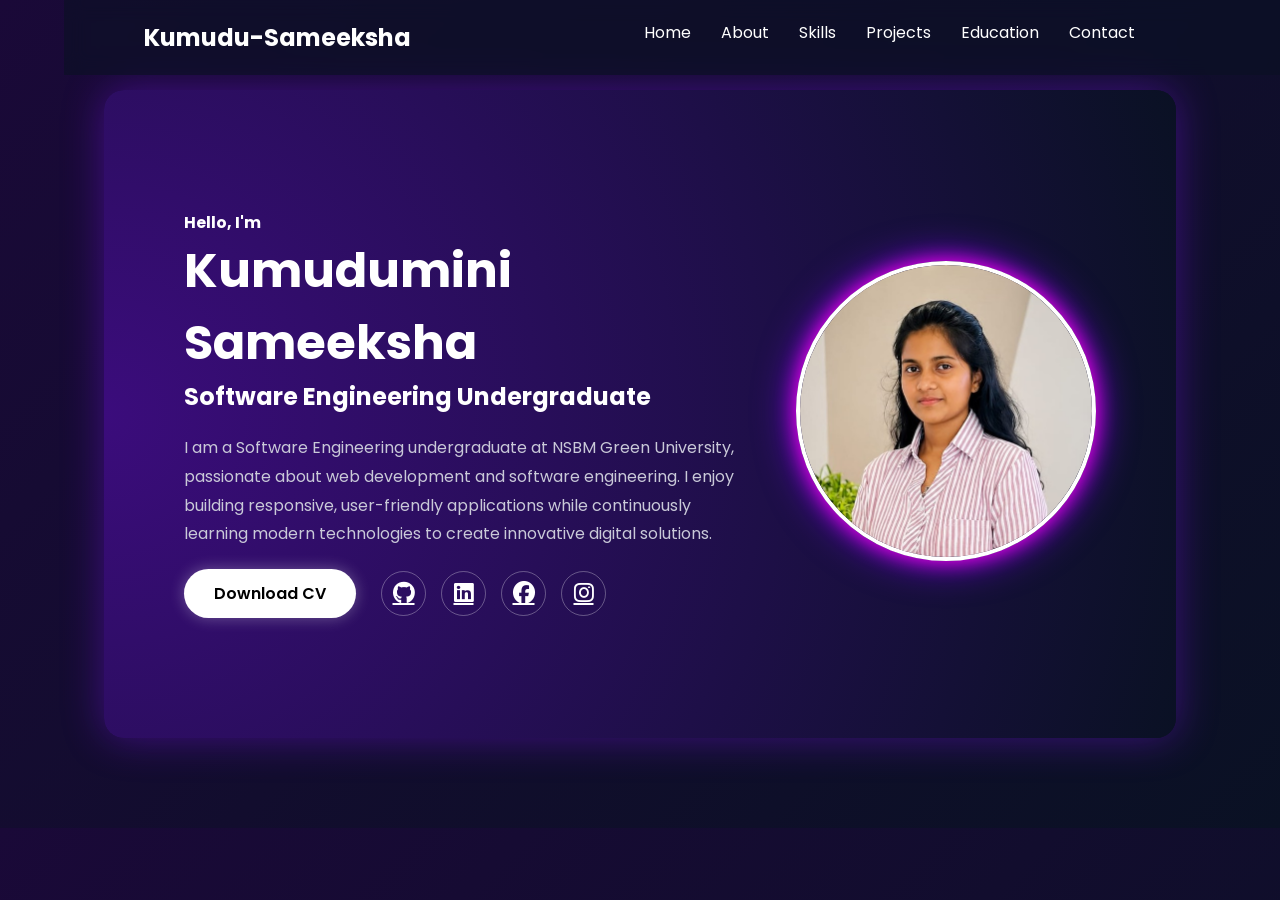
<file: index.html>
<!DOCTYPE html>
<html lang="en">
<head>
  <meta charset="UTF-8" />
  <meta name="viewport" content="width=device-width, initial-scale=1.0" />
  <title>Kumudu-Sameeksha</title>
  <link rel="stylesheet" href="style.css" />
  <script src="script.js" defer></script>
  <!-- Font Awesome for Icons -->
  <link
    rel="stylesheet"
    href="https://cdnjs.cloudflare.com/ajax/libs/font-awesome/6.5.0/css/all.min.css"
  />
</head>
<body>
  <!-- Navigation Bar -->
  <header>
    <nav>
      <div class="logo">Kumudu-Sameeksha</div>
      <ul class="nav-links">
        <li><a href="#" class="active">Home</a></li>
        <li><a href="about.html" class="active">About</a></li>
        <li><a href="skills.html" class="active">Skills</a></li>
        <li><a href="projects.html" class="active">Projects</a></li>
        <li><a href="education.html" class="active">Education</a></li>
        <li><a href="contact.html" class="active">Contact</a></li>
      </ul>
    </nav>
  </header>

  <!-- Hero Section -->
  <section class="hero">

  <div class="hero-content">

    <h4>Hello, I'm</h4>

    <h1>Kumudumini Sameeksha</h1>

    <h2>Software Engineering Undergraduate</h2>

    <p>
      I am a Software Engineering undergraduate at NSBM Green University,
      passionate about web development and software engineering. I enjoy
      building responsive, user-friendly applications while continuously
      learning modern technologies to create innovative digital solutions.
    </p>

    <div class="buttons">

      <a href="KUMUDUMINI SAMEEKSHA CV.pdf" download class="btn">
        Download CV
      </a>

      <div class="social-icons">

        <a href="https://github.com/Kumudu-Sameeksha" target="_blank">
          <i class="fa-brands fa-github"></i>
        </a>

        <a href="https://www.linkedin.com/in/kumudumini-sameeksha-019a54339" target="_blank">
          <i class="fa-brands fa-linkedin"></i>
        </a>

        <a href="https://www.facebook.com/profile.php?id=61574225830162" target="_blank">
          <i class="fa-brands fa-facebook"></i>
        </a>

        <a href="https://www.instagram.com/_samee_322/" target="_blank">
          <i class="fa-brands fa-instagram"></i>
        </a>

      </div>

    </div>

  </div>

  <div class="hero-image">
    <img src="profile.jpeg" alt="Profile Photo">
  </div>

</section>
</body>
</html>
</file>
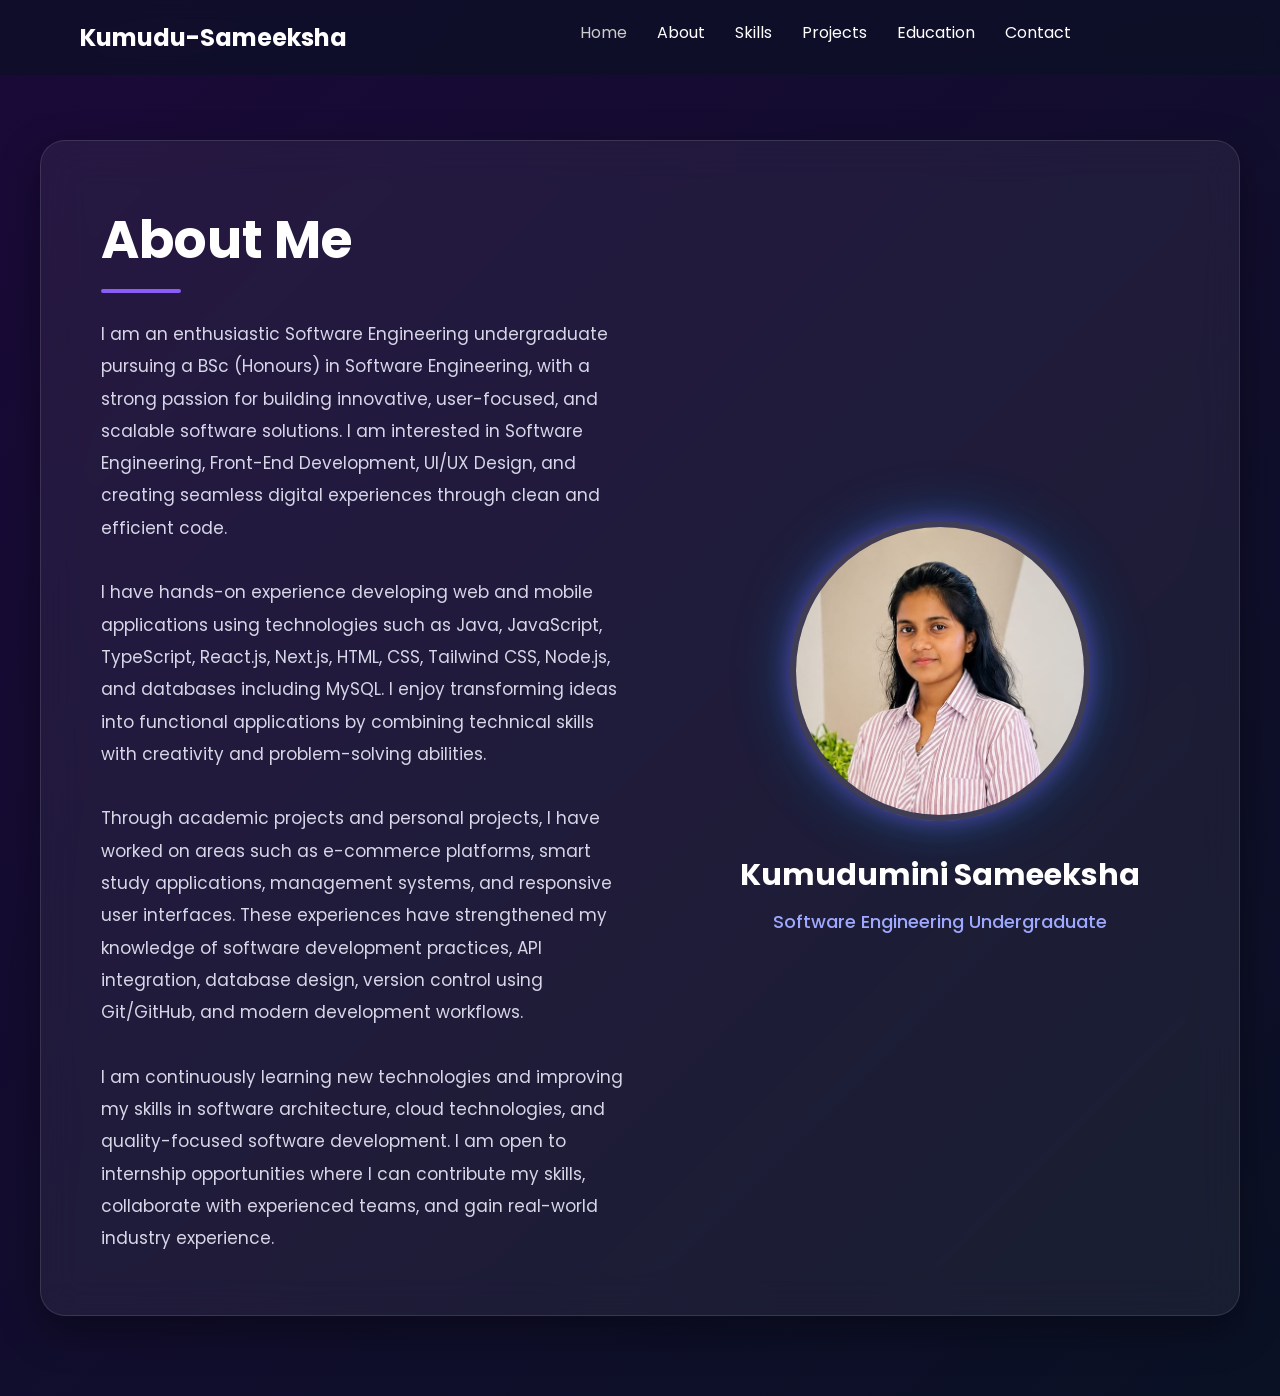
<file: about.html>
<!DOCTYPE html>
<html lang="en">
<head>
  <meta charset="UTF-8" />
  <meta name="viewport" content="width=device-width, initial-scale=1.0" />
  <title>About | Kumudu-Sameeksha</title>
  <link rel="stylesheet" href="about.css" />
  <script src="about.js" defer></script>
  <!-- Font -->
  <link
    href="https://fonts.googleapis.com/css2?family=Poppins:wght@400;600;700&display=swap"
    rel="stylesheet"
  />
</head>
<body>
  <!-- Navigation -->
  <header>
    <nav>
      <div class="logo">Kumudu-Sameeksha</div>
      <ul class="nav-links">
        <li><a href="index.html">Home</a></li>
        <li><a href="about.html" class="active">About</a></li>
        <li><a href="skills.html" class="active">Skills</a></li>
        <li><a href="projects.html" class="active">Projects</a></li>
        <li><a href="education.html" class="active">Education</a></li>
        <li><a href="contact.html" class="active">Contact</a></li>
      </ul>
    </nav>
  </header>

  <!-- About Section -->
  <section class="about">

    <div class="about-content">

        <h1>About Me</h1>

        <p>
            I am an enthusiastic Software Engineering undergraduate 
            pursuing a BSc (Honours) in Software Engineering, with a strong passion for building innovative, user-focused, 
            
          and scalable software solutions. I am interested in Software Engineering, Front-End Development, UI/UX Design, 
          and creating seamless digital experiences through clean and efficient code.


            <br><br>

            I have hands-on experience developing web and mobile applications using technologies 
            such as Java, JavaScript, TypeScript, React.js, Next.js, HTML, CSS, Tailwind CSS, Node.js, and databases 
            
            including MySQL. I enjoy transforming ideas into functional applications by combining technical skills with creativity 
            and problem-solving abilities.


            <br><br>

            Through academic projects and personal projects, I have worked on 
            areas such as e-commerce platforms, smart study applications, management systems, 
            and responsive user interfaces. These experiences have strengthened my knowledge of software development 
            practices, API integration, database design, version control using Git/GitHub, and modern development workflows.

            <br><br>
            I am continuously learning new technologies and improving my skills in software architecture, 
            cloud technologies, and quality-focused software development. I am open to internship opportunities 
            where I can contribute my skills, collaborate with experienced teams, and gain real-world industry experience.


        </p>

    </div>

    <div class="about-profile">

        <img src="profile.jpeg" alt="Profile">

        <h2>Kumudumini Sameeksha</h2>

        <h4>Software Engineering Undergraduate</h4>

    </div>

</section>
</body>
</html>
</file>
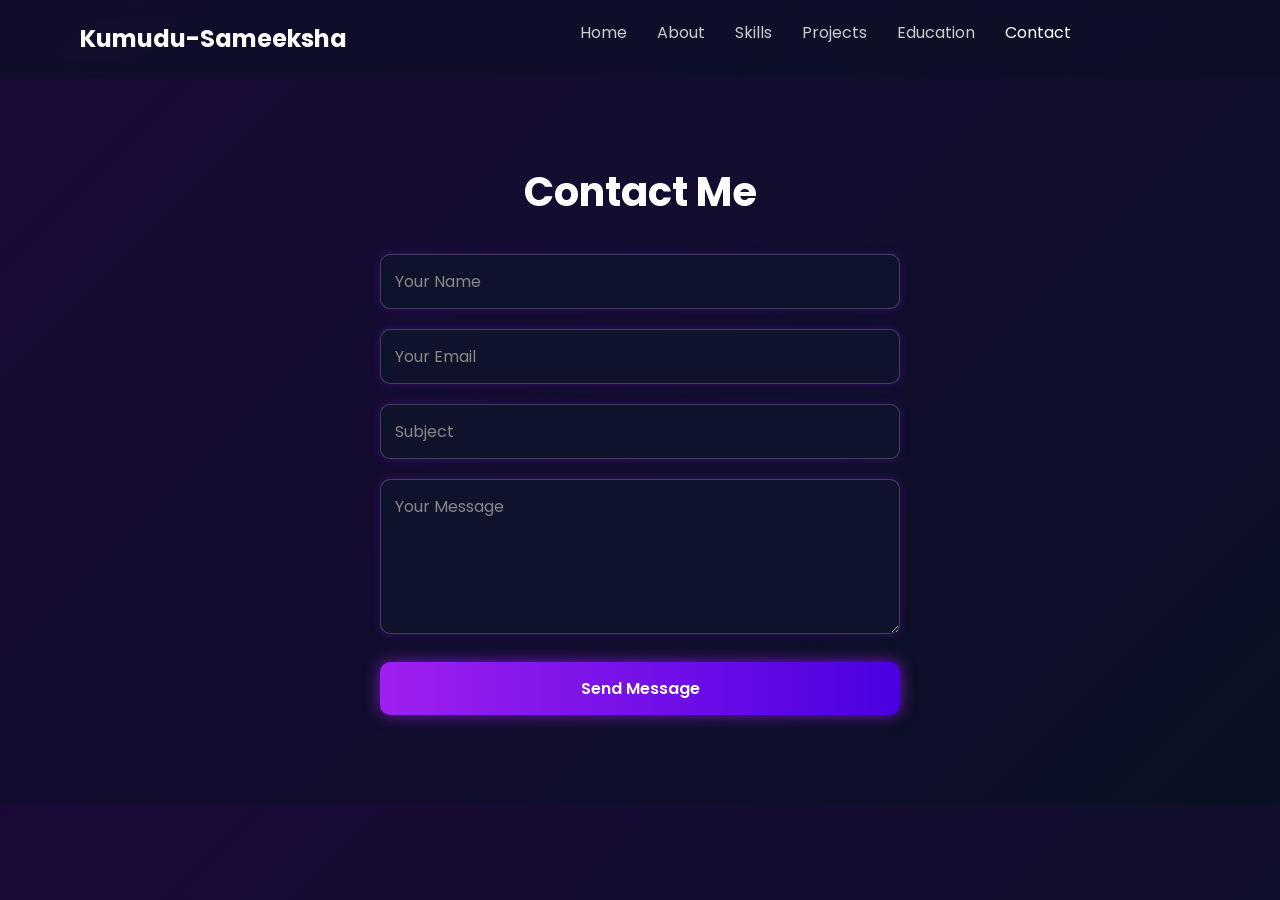
<file: contact.html>
<!DOCTYPE html>
<html lang="en">
<head>
  <meta charset="UTF-8" />
  <meta name="viewport" content="width=device-width, initial-scale=1.0" />
  <title>Contact | Kumudu-Sameeksha</title>
  <link rel="stylesheet" href="contact.css" />
  <script src="contact.js" defer></script>
  <link href="https://fonts.googleapis.com/css2?family=Poppins:wght@400;600;700&display=swap" rel="stylesheet" />
</head>
<body>
  <!-- Navbar -->
  <header>
    <nav>
      <div class="logo">Kumudu-Sameeksha</div>
      <ul class="nav-links">
        <li><a href="index.html">Home</a></li>
        <li><a href="about.html">About</a></li>
        <li><a href="skills.html">Skills</a></li>
        <li><a href="projects.html">Projects</a></li>
        <li><a href="education.html">Education</a></li>
        <li><a href="contact.html" class="active">Contact</a></li>
      </ul>
    </nav>
  </header>

  <!-- Contact Section -->
  <section class="contact">
    <h1>Contact Me</h1>
    <form id="contactForm">
      <div class="input-group">
        <input type="text" placeholder="Your Name" required />
      </div>
      <div class="input-group">
        <input type="email" placeholder="Your Email" required />
      </div>
      <div class="input-group">
        <input type="text" placeholder="Subject" required />
      </div>
      <div class="input-group">
        <textarea placeholder="Your Message" rows="5" required></textarea>
      </div>
      <button type="submit">Send Message</button>
    </form>
  </section>

  <!-- Success Popup -->
  <div class="popup" id="popup">
    <div class="popup-content">
      <span class="close">&times;</span>
      <h2>Message Sent Successfully!</h2>
      <p>Thank you for reaching out. I will get back to you soon!</p>
    </div>
  </div>
</body>
</html>
</file>
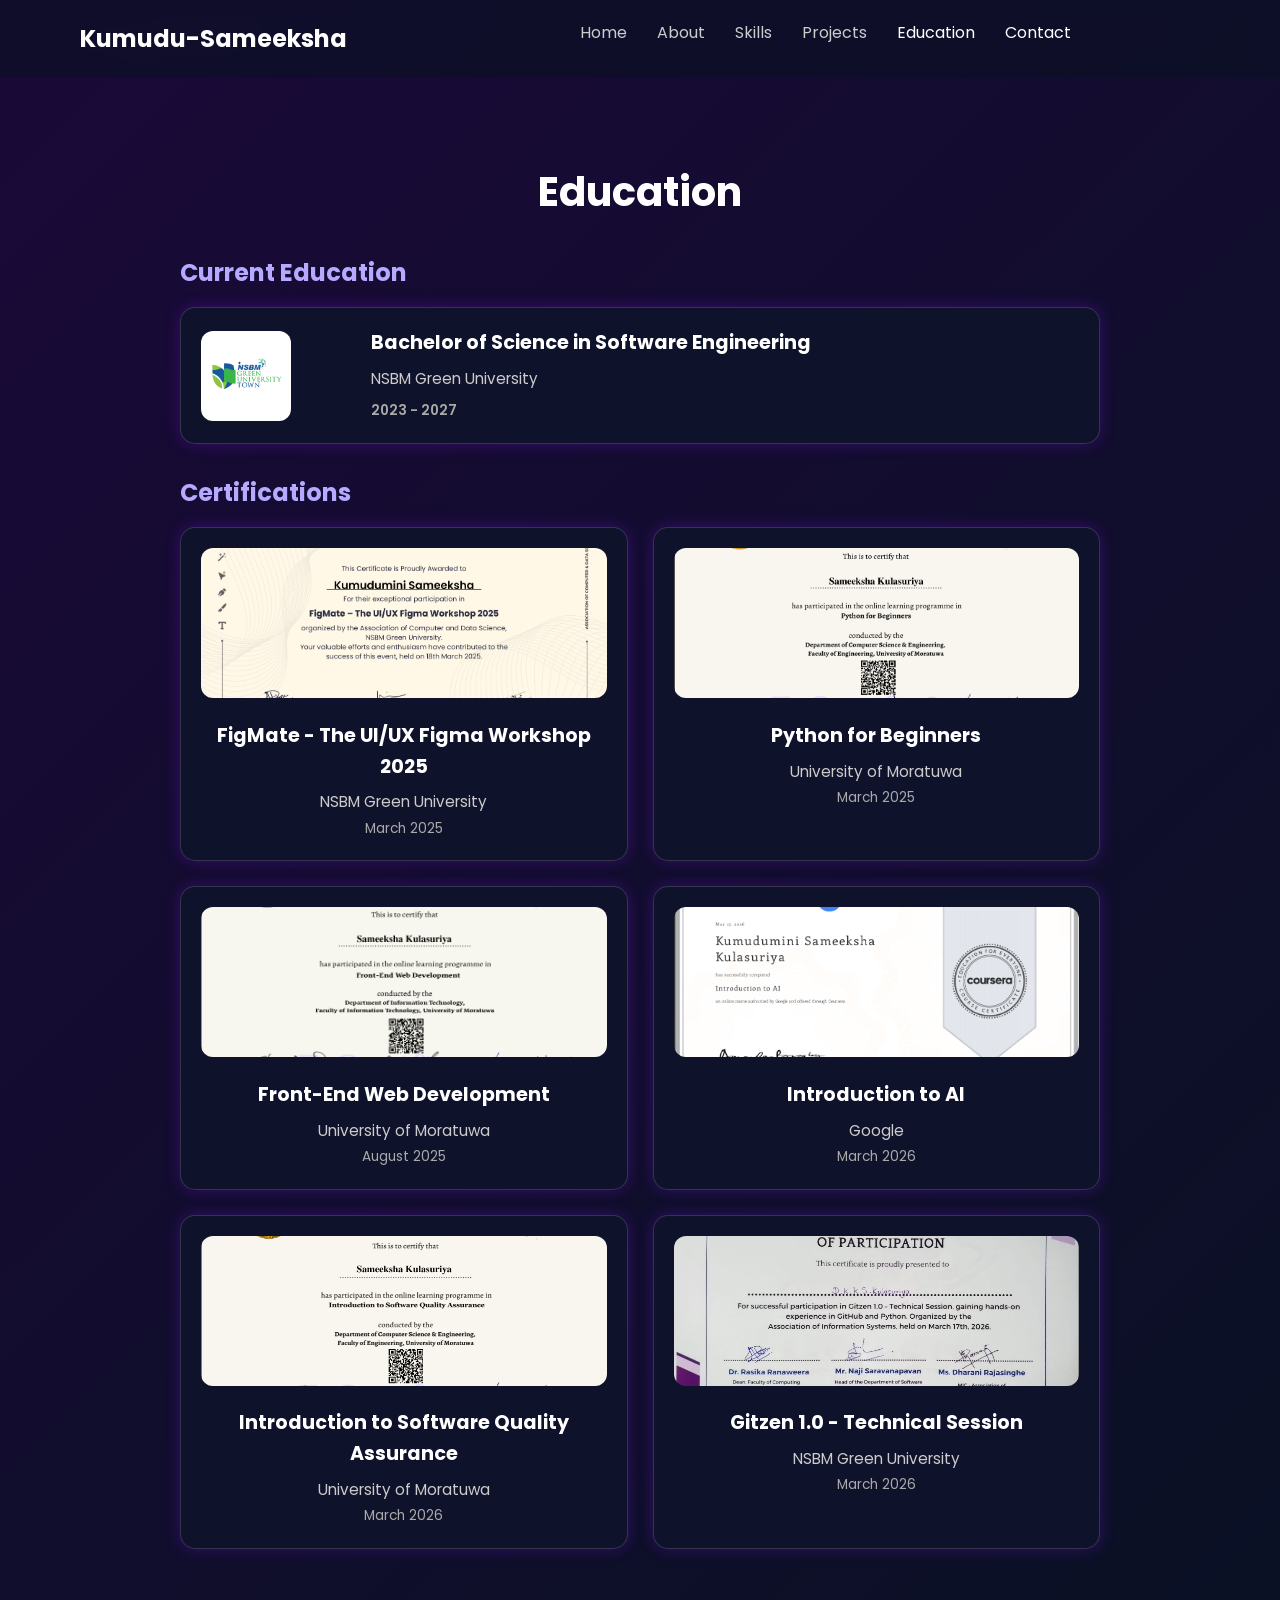
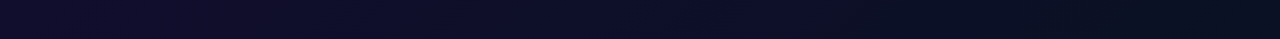
<file: education.html>
<!DOCTYPE html>
<html lang="en">
<head>
  <meta charset="UTF-8" />
  <meta name="viewport" content="width=device-width, initial-scale=1.0" />
  <title>Education | Kumudu-Sameeksha</title>
  <link rel="stylesheet" href="education.css" />
  <script src="education.js" defer></script>
  <link
    href="https://fonts.googleapis.com/css2?family=Poppins:wght@400;600;700&display=swap"
    rel="stylesheet"
  />
</head>
<body>
  <!-- Navbar -->
  <header>
    <nav>
      <div class="logo">Kumudu-Sameeksha</div>
      <ul class="nav-links">
        <li><a href="index.html">Home</a></li>
        <li><a href="about.html">About</a></li>
        <li><a href="skills.html">Skills</a></li>
        <li><a href="projects.html">Projects</a></li>
        <li><a href="education.html" class="active">Education</a></li>
        <li><a href="contact.html" class="active">Contact</a></li>
      </ul>
    </nav>
  </header>
  

  <!-- Education Section -->
  <section class="education">
    <h1>Education</h1>

    <h2>Current Education</h2>
    <div class="edu-card" data-modal="modal1">

    <div class="edu-info">

        <img src="NSBM.jpg" class="edu-logo" alt="NSBM Logo">

        <div class="edu-text">
            <h3>Bachelor of Science in Software Engineering</h3>
            <p>NSBM Green University</p>
            <span>2023 - 2027</span>
        </div>

    </div>

</div>
    

    <h2>Certifications</h2>
    <div class="edu-grid">
      <div class="edu-card" data-modal="modal2">
        <img src="FigMate Certificate of Participation.png" alt="FigMate - Certificate of Participation" />
        <h3>FigMate - The UI/UX Figma Workshop 2025</h3>
        <p>NSBM Green University</p>
        <span>March 2025</span>
      </div>

      <div class="edu-card" data-modal="modal3">
        <img src="python.png" alt="Python Certificate" />
        <h3>Python for Beginners</h3>
        <p>University of Moratuwa</p>
        <span>March 2025</span>
      </div>

      <div class="edu-card" data-modal="modal4">
        <img src="frontend.png" alt="Front-End Web Development Certificate" />
        <h3>Front-End Web Development</h3>
        <p>University of Moratuwa</p>
        <span>August 2025</span>
      </div>
    


  <div class="edu-card" data-modal="modal5">
        <img src="ai.png" alt="Introduction to AI Certificate" />
        <h3>Introduction to AI</h3>
        <p>Google</p>
        <span>March 2026</span>
      </div>
    
  

  <div class="edu-card" data-modal="modal6">
        <img src="sqa.png" alt="Software Quality Assurance Certificate" />
        <h3>Introduction to Software Quality Assurance</h3>
        <p>University of Moratuwa</p>
        <span>March 2026</span>
      </div>

      <div class="edu-card" data-modal="modal7">
        <img src="python p.jpeg" alt="Gitzen 1.0 - Certificate of Participation" />
        <h3>Gitzen 1.0 - Technical Session</h3>
        <p>NSBM Green University</p>
        <span>March 2026</span>
      </div>
    </div>
    </div>
  </section>

  

  <!-- Modals -->
  <div class="modal" id="modal1">
    <div class="modal-content">
      <span class="close">&times;</span>
      <h2>Bachelor of Science in Software Engineering</h2>
      <p>
        I am Currently Pursuing a degree in Bachelor of Science in Software Engineering at NSBM Green University. 
        I have gained a solid foundation in programming, algorithms and web development.
      </p>
    </div>
  </div>

  <div class="modal" id="modal2">
    <div class="modal-content">
      <span class="close">&times;</span>
      <h2>UI/UX</h2>
      <img src="FigMate Certificate of Participation.png" alt="Frontend Certificate" />
      <p>
        Organized by the Association of Computer and Data Science at NSBM Green University, this workshop was an enriching experience that fueled my passion for UI/UX design.<p></p>

I’m incredibly grateful for the opportunity to be a part of such a well-organized event. My enthusiasm and dedication contributed to the success of this amazing initiative, and I look forward to leveraging these skills in my future projects!
      </p>
    </div>
  </div>

  <div class="modal" id="modal3">
    <div class="modal-content">
      <span class="close">&times;</span>
      <h2>Python for Beginners</h2>
      <img src="python.png" alt="Python Certificate" />
      <p>
        🎉 Excited to share that I have successfully completed the Python for Beginners certification offered by 
        the University of Moratuwa.<br></br></p>

This course provided me with a strong foundation in Python programming, 
including key concepts such as variables, data types, control structures, functions, and problem-solving techniques.<br></br></p>

I am grateful for this learning opportunity and look forward to applying these 
skills in future projects while continuing to expand my knowledge in software development.<br></br></p>

#Python #Programming #UniversityOfMoratuwa #ContinuousLearning #CareerDevelopment #SoftwareDevelopment

      </p>
    </div>
  </div>

  <div class="modal" id="modal4">
    <div class="modal-content">
      <span class="close">&times;</span>
      <h2>Front-End Web Development</h2>
      <img src="frontend.png" alt="Front-End Web Development Certificate" />
      <p>
        💻🎓 Thrilled to share that I have successfully completed the Front-End Development program 
        offered by the University of Moratuwa!<br></br></p>

This journey strengthened my skills in HTML, CSS, JavaScript, jQuery, AJAX, Angular, 
and responsive UI design — equipping me to build modern, interactive, and user-friendly web applications.<br></br></p>

Excited to apply these skills to real-world projects and continue growing as a front-end developer! 🚀<br></br></p>

hashtag#FrontEndDevelopment hashtag#UniversityOfMoratuwa hashtag#WebDevelopment 
hashtag#Angular hashtag#HTML hashtag#CSS hashtag#JavaScript hashtag#jQuery hashtag#AJAX hashtag#LearningJourney

      </p>
    </div>
  </div>

  <div class="modal" id="modal5">
    <div class="modal-content">
      <span class="close">&times;</span>
      <h2>Introduction to AI</h2>
      <img src="ai.png" alt="Introduction to AI Certificate" />
      <p>
        🎉 Excited to share that I have successfully completed the Introduction to AI 
        certification offered by Google.<br></br></p>

This course provided me with a solid understanding of Artificial Intelligence, including its 
core concepts, real-world applications, and the impact of AI across various industries. It also 
enhanced my awareness of how AI technologies can be used to solve problems, improve efficiency, and drive innovation.<br></br></p>

I am grateful for this learning opportunity and look forward to exploring more advanced topics 
in AI while continuing to develop my technical skills.<br></br></p>

#ArtificialIntelligence #AI #Google #MachineLearning #Technology #ContinuousLearning #ProfessionalDevelopment #CareerGrowth

      </p>
    </div>
  </div>

  <div class="modal" id="modal6">
    <div class="modal-content">
      <span class="close">&times;</span>
      <h2>Software Quality Assurance</h2>
      <img src="sqa.png" alt="Software Quality Assurance Certificate" />
      <p>
        🎉 Excited to share that I have successfully completed the Software Quality Assurance 
        certification offered by the University of Moratuwa.<br></br></p>

This course provided me with a strong understanding of software quality assurance principles, 
testing methodologies, quality standards, and the importance of delivering reliable, efficient, 
and high-quality software products. It also enhanced my knowledge of quality assurance processes 
and best practices used throughout the software development lifecycle.<br></br></p>

I am grateful to the University of Moratuwa for this valuable learning opportunity and 
look forward to applying these concepts in future projects while continuing to grow my skills 
in software engineering and quality assurance.<br></br></p>

#SoftwareQualityAssurance #SQA #SoftwareTesting #UniversityOfMoratuwa #ContinuousLearning 
#ProfessionalDevelopment #SoftwareEngineering #CareerGrowth
      </p>
    </div>
  </div>

  <div class="modal" id="modal7">
    <div class="modal-content">
      <span class="close">&times;</span>
      <h2>Gitzen 1.0 - Technical Session</h2>
      <img src="python p.jpeg" alt="Gitzen 1.0 - Certificate of Participation" />
      <p>
        🎉 I'm pleased to share that I successfully participated in the Gitzen 1.0 – Technical Session, 
        organized by the Association of Information Systems (AIS), NSBM Green University, held on March 17, 2026.<br></br></p>

During this session, I gained hands-on experience with:<br></br></p>

💻 Git & GitHub Version Control<p></p>
🐍 Python Programming<p></p>
🤝 Collaborative software development practices<br></br></p>

his experience strengthened my practical skills in modern development tools and enhanced 
my understanding of version control workflows used in real-world software engineering.

Thank you to the organizers and speakers for conducting such an insightful and engaging technical session.<br></br></p>

#GitHub #Python #SoftwareEngineering #VersionControl #NSBM #AIS #Learning #TechSkills #StudentDeveloper #ContinuousLearning
      </p>
    </div>
  </div>

  
</body>
</html>
</file>
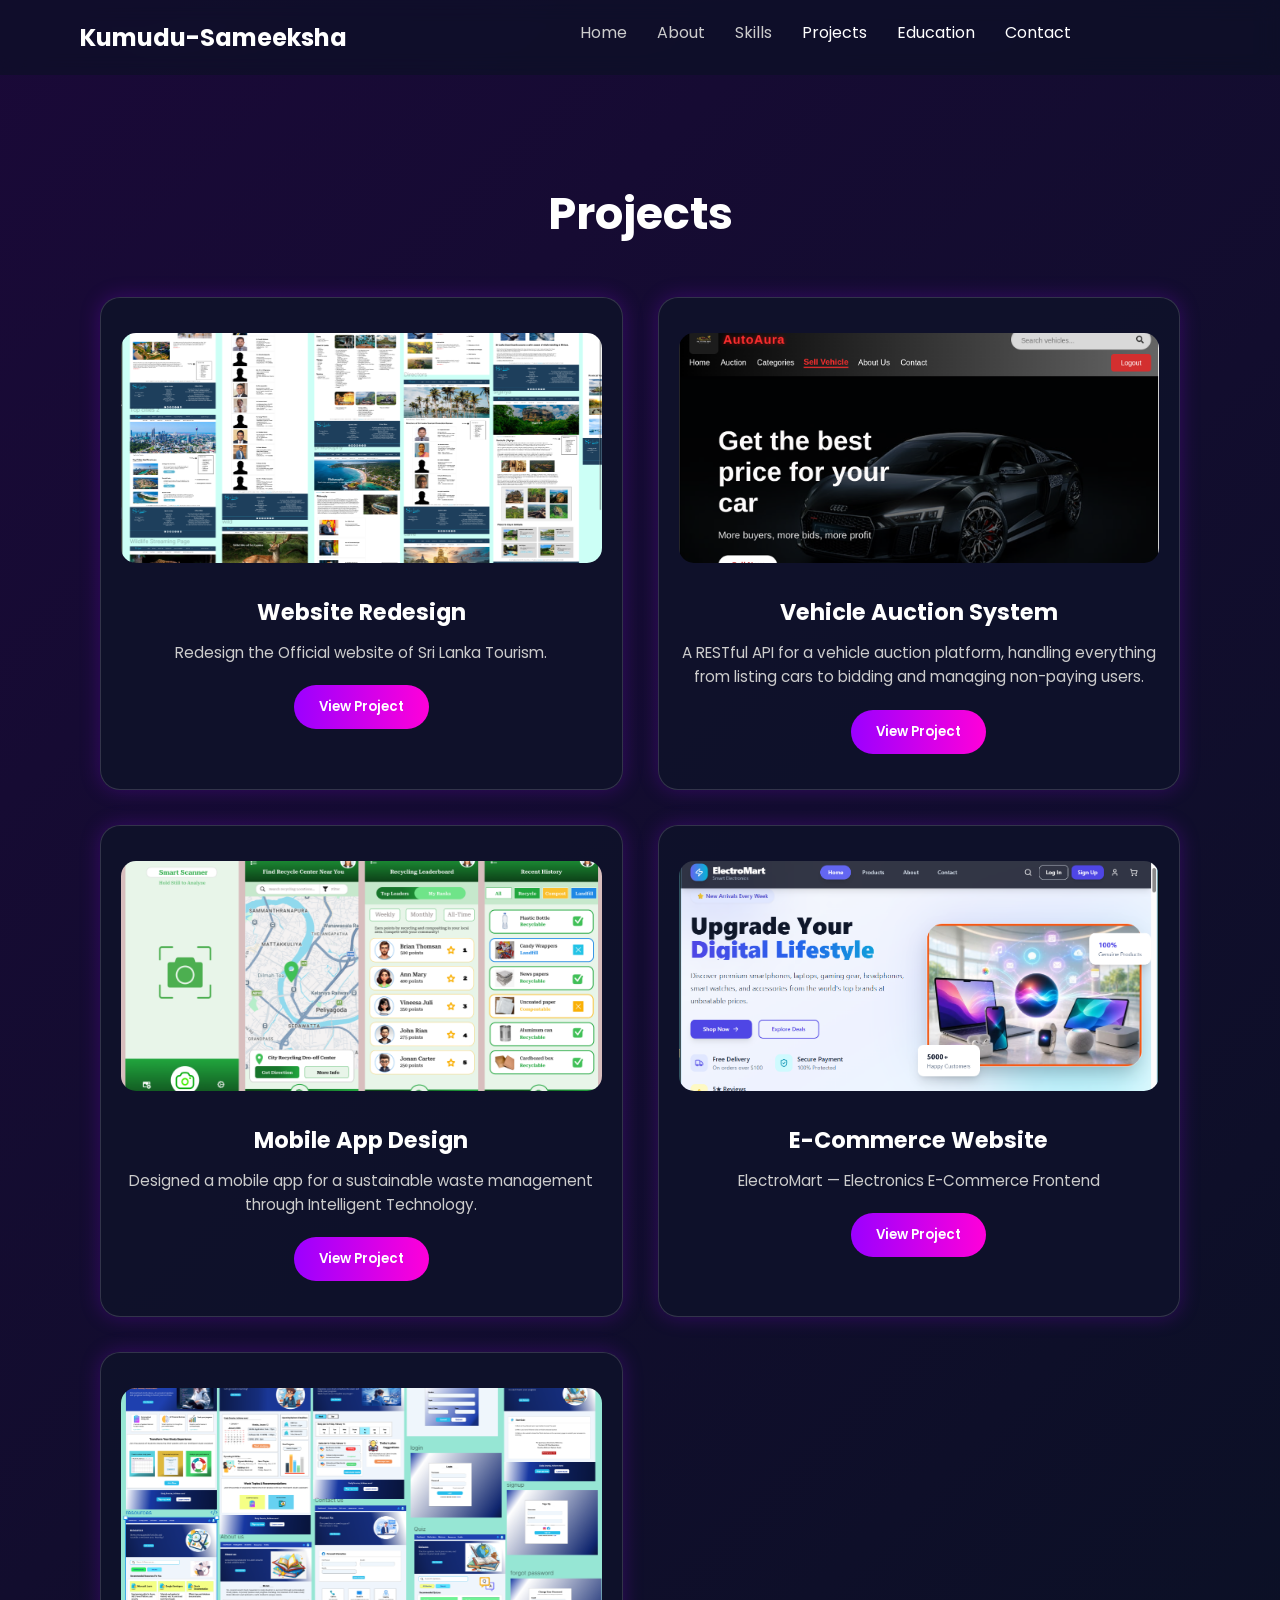
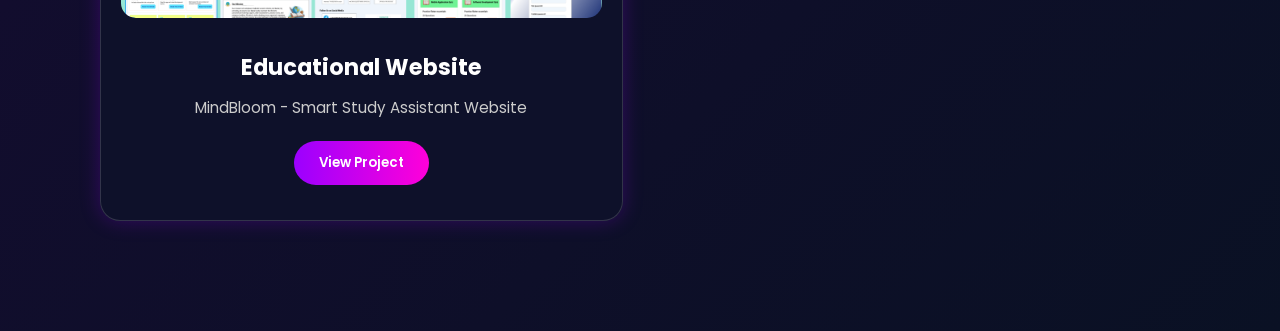
<file: projects.html>
<!DOCTYPE html>
<html lang="en">
<head>
  <meta charset="UTF-8" />
  <meta name="viewport" content="width=device-width, initial-scale=1.0" />
  <title>Projects | Kumudu-Sameeksha</title>
  <link rel="stylesheet" href="projects.css" />
  <script src="projects.js" defer></script>
  <link
    href="https://fonts.googleapis.com/css2?family=Poppins:wght@400;600;700&display=swap"
    rel="stylesheet"
  />
</head>
<body>
  <!-- Navbar -->
  <header>
    <nav>
      <div class="logo">Kumudu-Sameeksha</div>
      <ul class="nav-links">
        <li><a href="index.html">Home</a></li>
        <li><a href="about.html">About</a></li>
        <li><a href="skills.html">Skills</a></li>
        <li><a href="projects.html" class="active">Projects</a></li>
        <li><a href="education.html" class="active">Education</a></li>
        <li><a href="contact.html" class="active">Contact</a></li>
      </ul>
    </nav>
  </header>

  <!-- Projects Section -->
  <section class="projects">
    <h1>Projects</h1>
    <div class="projects-container">
      <div class="project-card" data-modal="modal1">
        <img class="modal-image" src="re.png">
        <h3>Website Redesign</h3>
        <p>Redesign the Official website of Sri Lanka Tourism.</p>
        <button class="btn">View Project</button>
      </div>

      <div class="project-card" data-modal="modal2">
        <img class="modal-image" src="v1.png">
        <h3>Vehicle Auction System</h3>
        <p>A RESTful API for a vehicle auction platform, handling everything from listing cars to bidding and managing non-paying users.</p>
        <button class="btn">View Project</button>
      </div>

      <div class="project-card" data-modal="modal3">
        <img class="modal-image" src="mr1.png">
        <h3>Mobile App Design</h3>
        <p>Designed a mobile app for a sustainable waste management through Intelligent Technology.</p>
        <button class="btn">View Project</button>
      </div>

      <div class="project-card" data-modal="modal4">
        <img class="modal-image" src="e.png">
        <h3>E-Commerce Website</h3>
        <p>ElectroMart — Electronics E-Commerce Frontend</p>
        <button class="btn">View Project</button>
      </div>

      <div class="project-card" data-modal="modal5">
        <img class="modal-image" src="smart.png">
        <h3>Educational Website</h3>
        <p>MindBloom - Smart Study Assistant Website</p>
        <button class="btn">View Project</button>
      </div>
    </div>
  </section>

  <!-- Modals -->
  <div class="modal" id="modal1">
    <div class="modal-content">
      <span class="close">&times;</span>
      <h2>Website Redesign</h2>
      <h3>Role:</h3> UI/UX Designer<br></br><h4>Description:</h4>

<p>The official Sri Lanka Tourism website through a team-based UI/UX redesign using Figma, blending modern<p></p>
<p>design principles with Sri Lanka’s cultural identity. The project involved restructuring information architecture, crafting<p></p>
<p>high-fidelity wireframes and interactive prototypes, and applying responsive design techniques to ensure seamless<p></p>
<p>experiences across devices. Design decisions were driven by usability, accessibility, and performance, resulting in an<p></p>
<p>intuitive, visually engaging platform tailored for a global audience of travelers.<br></br></p>

<h4>Key Contributions & Skills:</h4>
<p>• UI/UX design using Figma<br></p>
<p>• Wireframing, prototyping & design systems<br></p>
<p>• Responsive and mobile-first layouts<br></p>
<p>• Information architecture optimization<br></p>
<p>• Collaborative design workflows and iteration</p>


<div class="project-links">


<a href="https://nsbm365-my.sharepoint.com/:v:/g/personal/dkkskulasuriya_students_nsbm_ac_lk/IQDNgMML1J3iQohWwsS659cDAeUcVHYw9Lu7aVeO1TPjlWc?nav=eyJyZWZlcnJhbEluZm8iOnsicmVmZXJyYWxBcHAiOiJPbmVEcml2ZUZvckJ1c2luZXNzIiwicmVmZXJyYWxBcHBQbGF0Zm9ybSI6IldlYiIsInJlZmVycmFsTW9kZSI6InZpZXciLCJyZWZlcnJhbFZpZXciOiJNeUZpbGVzTGlua0NvcHkifX0&e=5p6CZS"
target="_blank">
Live Demo
</a>
</div>

</div>
  </div>

  <div class="modal" id="modal2">
    <div class="modal-content">
      <span class="close">&times;</span>
      <h2>Vehicle Auction System</h2>
      <h3>Role:</h3> UI/UX Designer/Front-End Developer<br></br>

<h4>Description:</h4>

<p>This RESTful API powers a vehicle auction platform. It allows users to create auctions by listing cars with details like make, model, year, and a minimum price. Buyers can browse and place bids. The system also manages the auction lifecycle, 
including a robust process for handling non-paying bidders with a second-chance offer system and user penalties to ensure fairness.<br></br></p>

<h4>Technologies Used:</h4>
<p>C#, ASP.NET Core 9, PostgreSQL, Redis, React.js, WebSockets, Stripe API (with Escrow), JWT, Docker, AWS (EC2, RDS, ElastiCache)<br></br></p>

<h4>Features:</h4>
1. Auction Creation - <p>Users can list vehicles for auction with a specified brand, model, year, minimum price, and expiration date.<br><br></p>

2. Bidding System - <p>Buyers can place bids on active auctions. The API validates bids to ensure they are higher than the current highest bid and meet the minimum price.<br><br>

3. Non-Payment Handling - <p>A robust system is in place to manage non-paying bidders, including "second-chance" offers to the next highest bidder and a strike system to penalize non-compliant users.<br><br></p>

4. User Authentication - <p>Secure user registration and login are handled to ensure that only authenticated users can perform actions like bidding and listing vehicles.<br></br></p>

5. Real-Time Updates - <p>The system is designed to provide real-time updates on bids and auction status.</p>

<div class="project-links">

<a href="https://github.com/Kumudu-Sameeksha/Vehicle-Auction-System"
target="_blank">
GitHub
</a>
<a href="https://nsbm365-my.sharepoint.com/:v:/g/personal/dkkskulasuriya_students_nsbm_ac_lk/IQBYl6OhKePoQp764qAU1GMuAZ-hySO-n4gjvnJsBc0e0mQ?nav=eyJyZWZlcnJhbEluZm8iOnsicmVmZXJyYWxBcHAiOiJPbmVEcml2ZUZvckJ1c2luZXNzIiwicmVmZXJyYWxBcHBQbGF0Zm9ybSI6IldlYiIsInJlZmVycmFsTW9kZSI6InZpZXciLCJyZWZlcnJhbFZpZXciOiJNeUZpbGVzTGlua0NvcHkifX0&e=kGg8kL"
target="_blank">
Live Demo
</a>
</div>
    </div>
  </div>

  <div class="modal" id="modal3">
    <div class="modal-content">
      <span class="close">&times;</span>
      <h2>Mobile App Design</h2>
      <h3>Role:</h3> UI/UX Designer/Front-End Developer<br></br>

<h4>Description:</h4> <p>Waste management and recycling have become major concerns in modern
society due to the increasing amount of household, commercial, and electronic
waste generated every day.This project introduces BinGo, a mobile application developed to support users
in making better waste diposal decisions through a simple and intelligent digital platform.</p><br></br>

<h4>Features:</h4>
<p>1. Intelligent Scanning - Capture or upload images of waste items for instant AI-based classification.</p>
<p>2. Actionable Guidance - Receive disposal preparation instructions and recycling tips tailored to each item.</p>
<p>3. Center Discovery - Find nearby recycling centers and facilities specialized in different waste types.</p>
<p>4. Gamification - Earn points, badges, and rank on leaderboards to encourage sustainable behavior.</p><br></br>
<h4>Technologies Used:</h4>
<p>Mobile platform - Flutter, Dart</p>
<p>Backend API - Express.js, TypeScript</p>
<p>Database - MongoDB</p>
<p>Artificial Intelligence - Google Gemini AI</p>
<p>Security - JWT Authentication</p>

<div class="project-links">

<a href="https://github.com/Kumudu-Sameeksha/BinGo-Flutter-App"
target="_blank">
GitHub
</a>
<a href="https://nsbm365-my.sharepoint.com/:v:/g/personal/dkkskulasuriya_students_nsbm_ac_lk/IQBw8N1UxyiERJKYy07M9JZxAV_ZxAfVe_PyIRscSHs9Sss?nav=eyJyZWZlcnJhbEluZm8iOnsicmVmZXJyYWxBcHAiOiJPbmVEcml2ZUZvckJ1c2luZXNzIiwicmVmZXJyYWxBcHBQbGF0Zm9ybSI6IldlYiIsInJlZmVycmFsTW9kZSI6InZpZXciLCJyZWZlcnJhbFZpZXciOiJNeUZpbGVzTGlua0NvcHkifX0&e=h8oxct"
target="_blank">
Live Demo
</a>
</div>
    </div>
    </div>

  <div class="modal" id="modal4">
    <div class="modal-content">
      <span class="close">&times;</span>
      <h2>E-Commerce Website</h2>
      <h3>Role:</h3> UI/UX Designer/Front-End Developer<br></br>

<h4>Description:</h4> <p>A modern, fully responsive electronics e-commerce web application built with React, TypeScript, and Tailwind CSS. 
  Inspired by premium e-commerce experiences like Apple Store and Best Buy.</p><br></br>
<h4>Features:</h4>
<p>1. Shopping Experience -Browse products across 9 categories — Smartphones, Laptops, Headphones, Tablets, Smartwatches, Cameras, Speakers, Gaming Accessories, Monitors </p>
<p>2. Search & Filter - Real-time search by product name, Filter by category, brand, price range, and minimum rating</p>
<p>3. Cart & checkout- Add, remove, and update quantities in cart, Full 3-step checkout flow — Address → Payment → Review</p>
<p>4. user Account - Login & Signup pages with form validation and password strength meter, Profile page with 5 tabs</p>
<p>5. Wishlist - Save products with heart icon from any page</p>
<p>6. Homepage Section - Hero banner with CTA button</p>
<p>7. Responsive Design - Mobile-first design that works on all screen sizes, Hamburger menu with full mobile navigation</p><br></br>
<h4>Technologies Used:</h4>
<p>React - UI component library</p>
<p>TypeScript - Type-safe JavaScript</p>
<p>Tailwind CSS - Utility-first CSS framework</p>
<p>React Router DOM v6 - Client-side routing</p>
<p>Vite - Build tool & dev server</p>
<p>Context API - Global cart & wishlist state</p>
<p>LocalStorage - Cart persistence across sessions</p>
<p>Lucide React - Icon library</p>

<div class="project-links">

<a href="https://github.com/Kumudu-Sameeksha/ElectroMart"
target="_blank">
GitHub
</a>
<a href="https://nsbm365-my.sharepoint.com/:v:/g/personal/dkkskulasuriya_students_nsbm_ac_lk/IQDAZq6iuYcRTp4
rNh3JDOvVAeHx6B1loWqE6QMphXzFe2g?nav=eyJyZWZlcnJhbEluZm8iOnsicmVmZXJyYWxBcHAiOiJPbmVEcml2ZUZvckJ1c2luZXNzIiwicmVmZXJy
YWxBcHBQbGF0Zm9ybSI6IldlYiIsInJlZmVycmF
sTW9kZSI6InZpZXciLCJyZWZlcnJhbFZpZXciOiJNeUZpbGVzTGlua0NvcHkifX0&e=XeaiiC"
target="_blank">
Live Demo
</a>
</div>
    </div>
  </div>

    

    <div class="modal" id="modal5">
    <div class="modal-content">
      <span class="close">&times;</span>
      <h2>Smart Study Assistant</h2>
      <h3>Role:</h3> UI/UX Designer/Front-End Developer<br></br>

<h4>Description:</h4> <p>MindBloom is a modern Smart Study Assistant website designed to help students 
  improve their learning experience through personalized study planning, interactive quizzes, and progress tracking. The frontend provides 
  an intuitive, responsive, and user-friendly interface that enables students to organize their studies, monitor a
  cademic performance, access educational resources, and stay motivated throughout their learning journey.<br></br></p>

The website focuses on creating an engaging learning environment by combining clean UI/UX design with interactive 
dashboards, AI-inspired features, and visual analytics. It allows students to efficiently manage their study schedules, 
practice quizzes, read educational articles, and receive personalized recommendations based on their learning progress.</p><br></br>

<h4>Features:</h4>
<p>1. Landing Page</p>
<p>2. Student Dashboard</p>
<p>3. Study Planner</p>
<p>4. Quiz Module</p>
<p>5. Progress Tracking</p>
<p>6. Learning Resources</p>
<p>7. Notification Center</p>
<h4>Technologies Used:</h4>
<p>React.js</p>
<p>JavaScript</p>
<p>React Router DOM</p>
<p>React Icons</p>

<div class="project-links">

<a href="https://github.com/Kumudu-Sameeksha/Smart-Study-Assistant-Website---MindBloom"
target="_blank">
GitHub
</a>
<a href="https://nsbm365-my.sharepoint.com/:v:/g/personal/dkkskulasuriya_students_nsbm_ac_lk/IQCKdBajzBYxTq_aGf0pA1QxAYfuorE
IaqRMVyuVY863Ako?nav=eyJyZWZlcnJhbEluZm8iOnsicmVmZXJyYWxBcHAiOiJPbmVEcml2ZUZvckJ1c2luZXNzIiwicmVmZXJyYWxBcHBQbGF0Zm9ybSI6IldlYiIsInJlZmVycmF
sTW9kZSI6InZpZXciLCJyZWZlcnJhbFZpZXciOiJNeUZpbGVz
TGlua0NvcHkifX0&e=WnG6bU"
target="_blank">
Live Demo
</a>
</div>

    
    </div>
  </div>
</body>
</html>
</file>
<file: style.css>
/* Google Font */
@import url("https://fonts.googleapis.com/css2?family=Poppins:wght@400;600;700&display=swap");

* {
  margin: 0;
  padding: 0;
  box-sizing: border-box;
  font-family: "Poppins", sans-serif;
}

body {
  background: linear-gradient(135deg, #1a0938, #0a1124);
  color: #fff;
  padding: 50px 5%;
}

/* Navbar */
header {
  width: 100%;
  padding: 20px 80px;
  display: flex;
  justify-content: space-between;
  align-items: center;
  position: fixed;
  top: 0;
  z-index: 1000;
  background: rgba(10, 17, 36, 0.6);
  backdrop-filter: blur(10px);
}

.logo {
  font-size: 1.5rem;
  font-weight: 700;
}

.nav-links {
  position: fixed;
  top: 0;
  right: 0;
  width: 100px;
  padding: 20px 700px;
  background: transparent;
  justify-content: space-between;
  align-items: center;
  z-index: 1000;
  display: flex;
  gap: 30px;
  list-style: none;

  
}

.nav-links a {
  text-decoration: none;
  color: #ccc;
  transition: 0.3s;
  
}

.nav-links a:hover,
.nav-links a.active {
  color: #fff;
  
}

/* Hero Section */
/* ================= HERO ================= */

.hero {
  display: flex;
  justify-content: space-between;
  align-items: center;

  padding: 120px 80px;
  min-height: 50vh;

  gap: 50px;

  background: radial-gradient(circle at left, #3b0c7c, #0a1124);

  border-radius: 20px;
  margin: 40px;

  box-shadow: 0 0 40px rgba(130, 20, 250, 0.4);

  overflow: hidden;

  animation: fadeIn 1s ease;
}


/* Hero Content */

.hero-content {

  max-width: 600px;

  animation: slideLeft 1s ease;

}


.hero-content h1 {

  font-size: 3rem;
  font-weight: 700;

  color: #ffffff;

  animation: textGlow 3s infinite alternate;

}


.hero-content h3 {

  font-size: 1.5rem;
  font-weight: 600;

  color: #b5aaff;

  margin: 10px 0;

}


.hero-content p {

  margin: 20px 0;

  line-height: 1.8;

  color: #c9c9d8;

}



/* Buttons Area */

.buttons {

  display: flex;

  align-items: center;

  gap: 25px;

}


/* Download Button */

.btn {

  background: #fff;

  color: #000;

  padding: 12px 30px;

  border-radius: 30px;

  font-weight: 600;

  text-decoration: none;

  transition: .4s;

  box-shadow: 0 0 15px rgba(255,255,255,.3);

}


.btn:hover {

  background: #9b00ff;

  color: #fff;

  transform: translateY(-5px);

  box-shadow:0 0 25px #9b00ff;

}



/* Social Icons */

.social-icons {

  display:flex;

  gap:15px;

}


.social-icons a {

  color:#fff;

  font-size:1.4rem;

  width:45px;

  height:45px;

  display:flex;

  justify-content:center;

  align-items:center;

  border-radius:50%;

  border:1px solid rgba(255,255,255,.3);

  transition:.4s;

}


.social-icons a:hover {

  color:#ff00d9;

  background:rgba(255,255,255,.1);

  transform:translateY(-8px) rotate(360deg);

  box-shadow:0 0 20px #ff00d9;

}



/* ================= PROFILE IMAGE ================= */


.hero-image {

  animation: slideRight 1s ease;

}


.hero-image img {

  width:300px;

  height:300px;

  object-fit:cover;

  border-radius:50%;

  border:4px solid #fff;

  box-shadow: 
    0 0 20px #ff00e5,
    0 0 40px #7f00ff;


  animation: floating 5s ease-in-out infinite;

  transition:.5s;

}



.hero-image img:hover {

  transform:scale(1.08);

  box-shadow:
    0 0 30px #ff00e5,
    0 0 60px #7f00ff;

}



/* ================= ANIMATIONS ================= */


@keyframes floating {

0% {

transform:translateY(0);

}

50% {

transform:translateY(-20px);

}

100% {

transform:translateY(0);

}

}



@keyframes slideLeft {

from {

opacity:0;

transform:translateX(-60px);

}

to {

opacity:1;

transform:translateX(0);

}

}



@keyframes slideRight {

from {

opacity:0;

transform:translateX(60px);

}

to {

opacity:1;

transform:translateX(0);

}

}



@keyframes fadeIn {

from {

opacity:0;

}

to {

opacity:1;

}

}



@keyframes textGlow {

from {

text-shadow:0 0 5px #ffffff;

}

to {

text-shadow:0 0 20px #9b00ff;

}

}



/* ================= RESPONSIVE ================= */


@media(max-width:900px){

.hero{

flex-direction:column-reverse;

padding:80px 30px;

text-align:center;

}


.hero-content h1{

font-size:2.2rem;

}


.buttons{

justify-content:center;

flex-wrap:wrap;

}


.hero-image img{

width:240px;

height:240px;

}

}
</file>
<file: about.css>
/* Google Font */
@import url("https://fonts.googleapis.com/css2?family=Poppins:wght@400;600;700&display=swap");

* {
  margin: 0;
  padding: 0;
  box-sizing: border-box;
  font-family: "Poppins", sans-serif;
}

body {
  background: linear-gradient(135deg, #1a0938, #0a1124);
  color: #fff;
}

/* Navbar */
header {
  position:fixed;
  width: 100%;
  padding: 20px 80px;
  display: flex;
  justify-content: space-between;
  align-items: center;
  position: fixed;
  top: 0;
  left:0;
  z-index: 1000;
  background: rgba(10, 17, 36, 0.6);
  backdrop-filter: blur(10px);
}

.logo {
  font-size: 1.5rem;
  font-weight: 700;
}

.nav-links {
  position: fixed;
  top: 0;
  right: 0;
  width: 100px;
  padding: 20px 700px;
  background: transparent;
  justify-content: space-between;
  align-items: center;
  z-index: 1000;
  display: flex;
  gap: 30px;
  list-style: none;
}

.nav-links a {
  text-decoration: none;
  color: #ccc;
  transition: 0.3s;
}

.nav-links a:hover,
.nav-links a.active {
  color: #fff;
}


/* ===========================
   ABOUT SECTION
=========================== */

.about{
    max-width:1200px;
    margin:140px auto 80px;
    padding:60px;
    display:flex;
    align-items:center;
    justify-content:space-between;
    gap:70px;

    background:rgba(255,255,255,0.06);
    backdrop-filter:blur(20px);

    border:1px solid rgba(255,255,255,0.12);
    border-radius:25px;

    box-shadow:0 15px 40px rgba(0,0,0,.35);

    animation:fadeUp 1s ease;
}

.about-content{
    flex:1;
}

.about-content h1{
    font-size:52px;
    margin-bottom:15px;
    color:#ffffff;
    position:relative;
}

.about-content h1::after{

    content:'';
    width:80px;
    height:4px;
    background:#8b5cf6;
    display:block;
    margin-top:10px;
    border-radius:20px;

}

.about-content p{

    margin-top:25px;
    font-size:17px;
    color:#d6d6e7;
    line-height:1.9;

}

/* Profile */

.about-profile{

    flex:0.9;
    text-align:center;

}

.about-profile img{

    width:300px;
    height:300px;
    object-fit:cover;

    border-radius:50%;
    border:6px solid rgba(255,255,255,.15);

    box-shadow:
        0 0 25px rgba(140,82,255,.5),
        0 0 60px rgba(0,191,255,.3);

    transition:.5s;
    animation:float 5s ease-in-out infinite;

}

.about-profile img:hover{

    transform:scale(1.06);
    box-shadow:
        0 0 35px #8b5cf6,
        0 0 70px #00c6ff;

}

.about-profile h2{

    margin-top:25px;
    font-size:30px;
    color:white;

}

.about-profile h4{

    margin-top:10px;
    color:#9ea8ff;
    font-size:18px;
    font-weight:500;

}

/* Fade Animation */

@keyframes fadeUp{

from{

opacity:0;
transform:translateY(50px);

}

to{

opacity:1;
transform:translateY(0);

}

}

/* Floating Image */

@keyframes float{

0%{

transform:translateY(0);

}

50%{

transform:translateY(-15px);

}

100%{

transform:translateY(0);

}

}

/* Responsive */

@media(max-width:900px){

.about{

flex-direction:column-reverse;
text-align:center;
padding:40px 30px;

}

.about-content h1{

font-size:40px;

}

.about-profile img{

width:240px;
height:240px;

}

}
</file>
<file: contact.css>
@import url("https://fonts.googleapis.com/css2?family=Poppins:wght@400;600;700&display=swap");

* {
  margin: 0;
  padding: 0;
  box-sizing: border-box;
  font-family: "Poppins", sans-serif;
}

body {
  background: linear-gradient(135deg, #1a0938, #0a1124);
  color: #fff;
  line-height: 1.6;
}

/* Navbar */
header {
  width: 100%;
  padding: 20px 80px;
  display: flex;
  justify-content: space-between;
  align-items: center;
  position: fixed;
  top: 0;
  z-index: 1000;
  background: rgba(10, 17, 36, 0.6);
  backdrop-filter: blur(10px);
}

.logo {
  font-size: 1.5rem;
  font-weight: 700;
}

.nav-links {
  position: fixed;
  top: 0;
  right: 0;
  width: 100px;
  padding: 20px 700px;
  background: transparent;
  justify-content: space-between;
  align-items: center;
  z-index: 1000;
  display: flex;
  gap: 30px;
  list-style: none;
}

.nav-links a {
  text-decoration: none;
  color: #ccc;
  transition: 0.3s;
}

.nav-links a:hover,
.nav-links a.active {
  color: #fff;
}

/* Contact Section */
.contact {
  margin: 120px auto 50px;
  padding: 40px;
  max-width: 600px;
  text-align: center;
}

.contact h1 {
  font-size: 2.5rem;
  margin-bottom: 30px;
  font-weight: 700;
}

/* Form */
form .input-group {
  margin-bottom: 20px;
}

form input,
form textarea {
  width: 100%;
  padding: 14px;
  border-radius: 10px;
  border: none;
  outline: none;
  font-size: 1rem;
  background: #0f122b;
  color: #fff;
  border: 1px solid rgba(255, 255, 255, 0.2);
  box-shadow: 0 0 8px rgba(130, 20, 250, 0.3);
}

form input::placeholder,
form textarea::placeholder {
  color: #888;
}

form button {
  width: 100%;
  padding: 14px;
  border-radius: 10px;
  border: none;
  font-size: 1rem;
  font-weight: 600;
  cursor: pointer;
  color: #fff;
  background: linear-gradient(90deg, #a020f0, #4a00e0);
  box-shadow: 0 0 15px rgba(160, 32, 240, 0.7);
  transition: transform 0.3s;
}

form button:hover {
  transform: translateY(-3px);
  box-shadow: 0 0 25px rgba(160, 32, 240, 0.9);
}

/* Popup */
.popup {
  display: none;
  position: fixed;
  z-index: 2000;
  top: 0;
  left: 0;
  height: 100%;
  width: 100%;
  background: rgba(10, 17, 36, 0.9);
  backdrop-filter: blur(8px);
  justify-content: center;
  align-items: center;
}

.popup-content {
  background: #0f122b;
  padding: 30px;
  border-radius: 15px;
  max-width: 500px;
  width: 90%;
  box-shadow: 0 0 25px rgba(155, 0, 255, 0.6);
  position: relative;
  text-align: center;
}

.popup-content h2 {
  margin-bottom: 10px;
}

.popup-content p {
  color: #ccc;
}

.close {
  position: absolute;
  top: 12px;
  right: 20px;
  font-size: 1.8rem;
  cursor: pointer;
  color: #fff;
  transition: 0.3s;
}

.close:hover {
  color: #ff4aff;
}
</file>
<file: education.css>
@import url("https://fonts.googleapis.com/css2?family=Poppins:wght@400;600;700&display=swap");

* {
  margin: 0;
  padding: 0;
  box-sizing: border-box;
  font-family: "Poppins", sans-serif;
}

body {
  background: linear-gradient(135deg, #1a0938, #0a1124);
  color: #fff;
  line-height: 1.6;
}

/* Navbar */
header {
  width: 100%;
  padding: 20px 80px;
  display: flex;
  justify-content: space-between;
  align-items: center;
  position: fixed;
  top: 0;
  z-index: 1000;
  background: rgba(10, 17, 36, 0.6);
  backdrop-filter: blur(10px);
}

.logo {
  font-size: 1.5rem;
  font-weight: 700;
}

.nav-links {
  position: fixed;
  top: 0;
  right: 0;
  width: 100px;
  padding: 20px 700px;
  background: transparent;
  justify-content: space-between;
  align-items: center;
  z-index: 1000;
  display: flex;
  gap: 30px;
  list-style: none;
}

.nav-links a {
  text-decoration: none;
  color: #ccc;
  transition: 0.3s;
}

.nav-links a:hover,
.nav-links a.active {
  color: #fff;
}


/* Education Section */
.education {
  margin: 120px auto 50px;
  padding: 40px;
  max-width: 1000px;
}

.education h1 {
  font-size: 2.5rem;
  margin-bottom: 30px;
  font-weight: 700;
  text-align: center;
}

.education h2 {
  font-size: 1.5rem;
  margin: 30px 0 15px;
  color: #b5aaff;
}

.edu-info {
    display: flex;
    align-items: center;
    gap: 80px;
    text-align: left;
}

.edu-logo {
    width: 90px;
    height: 90px;
    object-fit: contain;
    border-radius: 12px;
    background: white;
    padding: 5px;
}

.edu-text h3 {
    margin-bottom: 8px;
}

.edu-text p {
    margin-bottom: 6px;
    color: #ccc;
}

.edu-text span {
    color: #b5aaff;
    font-weight: 600;
}


/* Grid for certifications */
.edu-grid {
  display: grid;
  grid-template-columns: 1fr 1fr;
  gap: 25px;
}

/* Card styling */
.edu-card {
  background: #0f122b;
  padding: 20px;
  border-radius: 15px;
  border: 1px solid rgba(255, 255, 255, 0.15);
  box-shadow: 0 0 15px rgba(130, 20, 250, 0.3);
  cursor: pointer;
  transition: transform 0.3s ease;
  text-align: center;
}

.edu-card:hover {
  transform: translateY(-8px);
  box-shadow: 0 0 25px rgba(155, 0, 255, 0.6);
}

.edu-card > img {
  width: 100%;
  height: 150px;
  object-fit: cover;
  border-radius: 12px;
  margin-bottom: 15px;
}

.edu-card h3 {
  font-size: 1.2rem;
  margin-bottom: 8px;
}

.edu-card p {
  font-size: 0.95rem;
  color: #ccc;
}

.edu-card span {
  font-size: 0.85rem;
  color: #aaa;
}

/* Modal Styles */
.modal {
  display: none;
  position: fixed;
  z-index: 2000;
  top: 0;
  left: 0;
  height: 100%;
  width: 100%;
  background: rgba(10, 17, 36, 0.9);
  backdrop-filter: blur(8px);
  justify-content: center;
  align-items: center;
}

.modal-content {
  background: #0f122b;
  padding: 35px;
  border-radius: 20px;
  max-width: 900px;
  max-height: 85vh;
  overflow-y: auto;
  width: 50%;
  box-shadow: 0 0 25px rgba(155, 0, 255, 0.6);
  position: relative;
  text-align: center;
}

.modal-content h2 {
  margin-bottom: 15px;
}

.modal-content p {
  color: #ccc;
  margin-top: 10px;
  line-height: 1.6;
}

/* Certificate images inside modal */
.modal-content img {
  width: 100%;
  max-height: 350px;
  object-fit: contain;
  border-radius: 10px;
  margin: 15px 0;
  box-shadow: 0 0 20px rgba(155, 0, 255, 0.5);
}

/* Close button */
.close {

    position:absolute;

    top:15px;

    right:20px;

    width:40px;

    height:40px;

    display:flex;

    justify-content:center;

    align-items:center;

    border-radius:50%;

    font-size:28px;

    cursor:pointer;

    color:white;

    background:rgba(255,255,255,0.1);

    transition:.3s;

}

.close:hover {
  background:#c084fc;
  color: #ff4aff;
  transform:rotate(90deg);

}
</file>
<file: projects.css>
/* Google Font */
@import url("https://fonts.googleapis.com/css2?family=Poppins:wght@400;600;700&display=swap");

* {
  margin: 0;
  padding: 0;
  box-sizing: border-box;
  font-family: "Poppins", sans-serif;
}

body {
  background: linear-gradient(135deg, #1a0938, #0a1124);
  color: #fff;
}

/* Navbar */
header {
  width: 100%;
  padding: 20px 80px;
  display: flex;
  justify-content: space-between;
  align-items: center;
  position: fixed;
  top: 0;
  z-index: 1000;
  background: rgba(10, 17, 36, 0.6);
  backdrop-filter: blur(10px);
}

.logo {
  font-size: 1.5rem;
  font-weight: 700;
}

.nav-links {
  position: fixed;
  top: 0;
  right: 0;
  width: 100px;
  padding: 20px 700px;
  background: transparent;
  justify-content: space-between;
  align-items: center;
  z-index: 1000;
  display: flex;
  gap: 30px;
  list-style: none;
}

.nav-links a {
  text-decoration: none;
  color: #ccc;
  transition: 0.3s;
}

.nav-links a:hover,
.nav-links a.active {
  color: #fff;
}

/* ================= PROJECTS SECTION ================= */

.projects {

  margin: 120px auto 50px;

  padding: 60px;

  max-width: 1200px;

  text-align: center;

}



.projects h1 {

  font-size: 2.8rem;

  margin-bottom: 50px;

  font-weight: 700;

}



/* Project Grid */

.projects-container {

  display: grid;

  grid-template-columns: repeat(2, 1fr);

  gap: 35px;

}





/* ================= PROJECT CARD ================= */


.project-card {

  background: rgba(15,18,43,0.95);

  padding: 35px 20px;

  border-radius: 20px;

  overflow: hidden;

  border: 1px solid rgba(255,255,255,0.15);

  box-shadow:

  0 0 20px rgba(155,0,255,0.25);

  transition:0.4s ease;

  cursor:pointer;

}





/* Project Image */


.project-card img {

  width:100%;

  height:230px;

  object-fit:cover;

  transition:0.4s ease;

}




.project-card:hover img {

  transform:scale(1.08);

}



/* Project Content */


.project-info {

  padding:25px;

  text-align:left;

}



.project-card h3 {

  margin-bottom:12px;

  font-size:1.4rem;

  color:white;

}



.project-card p {

  margin-bottom:20px;

  font-size:0.95rem;

  color:#ccc;

  line-height:1.6;

}





/* Card Hover */


.project-card:hover {

  transform:translateY(-12px);

  box-shadow:

  0 0 35px rgba(255,0,217,0.5);

}





/* ================= BUTTON ================= */


.btn {

  background:

  linear-gradient(90deg,#9b00ff,#ff00d9);

  color:white;

  border:none;

  padding:12px 25px;

  border-radius:30px;

  font-weight:600;

  cursor:pointer;

  transition:0.3s;

}



.btn:hover {

  transform:scale(1.05);

  opacity:0.9;

}





/* ================= MODAL ================= */


.modal {

  display:none;

  position:fixed;

  z-index:2000;

  left:0;

  top:0;

  width:100%;

  height:100%;

  background:

  rgba(10,17,36,0.9);

  backdrop-filter:blur(10px);

  justify-content:center;

  align-items:center;

}





.modal-content {


  background:#0f122b;

  width:80%;

  max-width:900px;

  max-height:85vh;

  overflow-y:auto;

  padding:35px;

  border-radius:20px;

  text-align:left;


  box-shadow:

  0 0 40px rgba(155,0,255,0.6);


}





/* Modal Image */


.modal-image {

  width:100%;

  height:200px;

  object-fit:cover;

  border-radius:15px;

  margin-bottom:25px;

}





.modal-content h2 {

  color:white;

  font-size:2rem;

  margin-bottom:20px;

}



.modal-content h3 {

  color:#ff00d9;

  margin-top:15px;

}



.modal-content h4 {

  color:#9b00ff;

  margin-top:20px;

}



.modal-content p {

  color:#ccc;

  line-height:1.7;

}





/* Close Button */


.close {

  float:right;

  font-size:2rem;

  cursor:pointer;

  color:white;

}



.close:hover {

  color:#ff00d9;

}





/* ================= PROJECT LINKS ================= */


.project-links {

    margin-top: 30px;

    display: flex;

    gap: 20px;

    justify-content: flex-start;

}


.project-links a {

    padding: 10px 25px;

    background: #2563eb;

    color: white;

    text-decoration: none;

    border-radius: 25px;

    font-weight: 600;

    transition: 0.3s;

}


.project-links a:hover {

    transform: translateY(-3px);

    background: #7c3aed;

}



/* ================= RESPONSIVE ================= */


@media(max-width:900px){


  .projects-container {

    grid-template-columns:1fr;

  }


  .projects {

    padding:30px;

  }


}



@media(max-width:600px){


  .modal-content {

    width:90%;

    padding:20px;

  }



  .modal-image {

    height:220px;

  }


}
</file>
